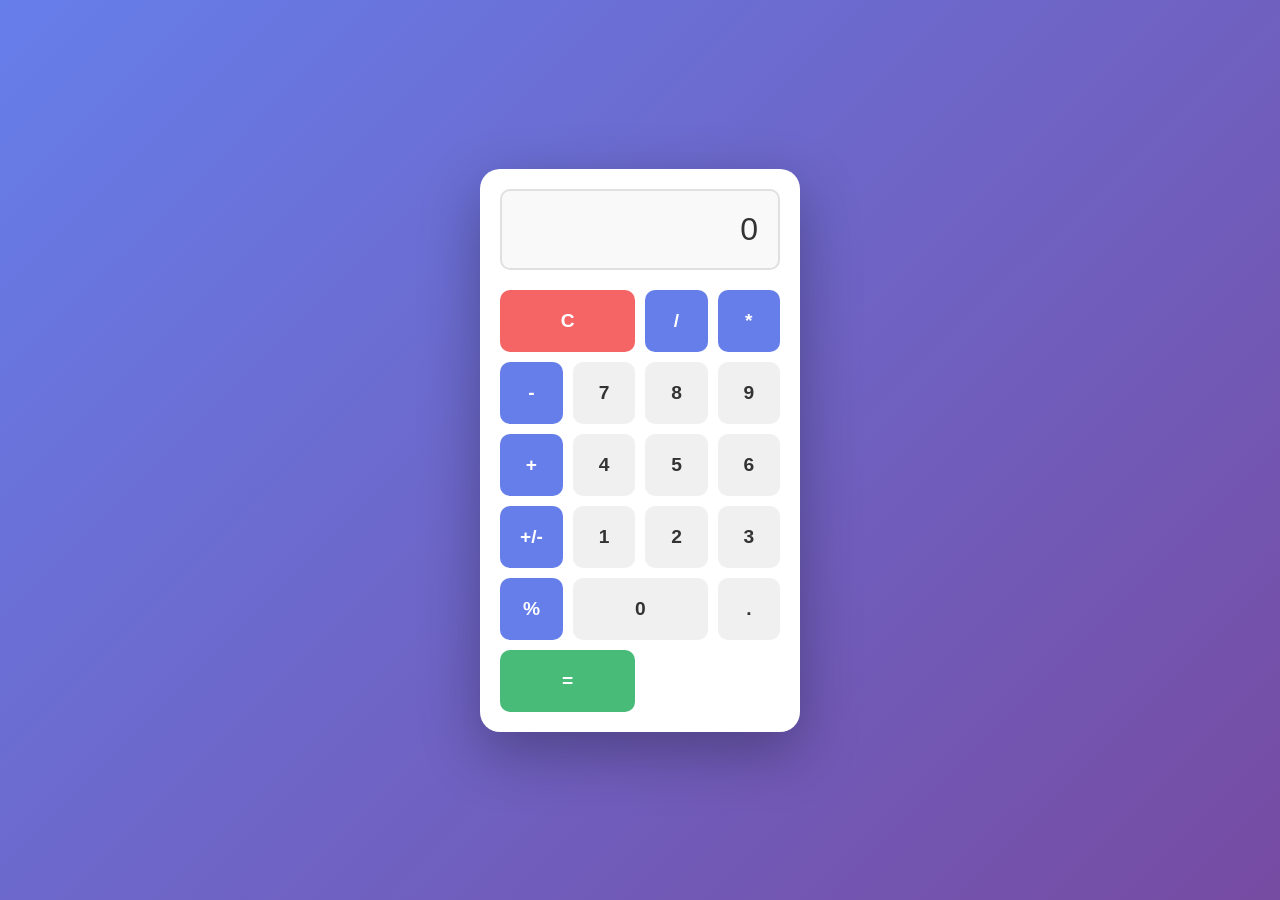
<file: index.html>
<!DOCTYPE html>
<html lang="en">
<head>
    <meta charset="UTF-8">
    <meta name="viewport" content="width=device-width, initial-scale=1.0">
    <title>Simple Calculator</title>
    <link rel="stylesheet" href="style.css">
</head>
<body>
    <div class="calculator">
        <div class="display">
            <input type="text" id="display" readonly placeholder="0">
        </div>
        <div class="buttons">
            <button class="btn clear" onclick="clearDisplay()">C</button>
            <button class="btn operator" onclick="appendOperator('/')">/</button>
            <button class="btn operator" onclick="appendOperator('*')">*</button>
            <button class="btn operator" onclick="appendOperator('-')">-</button>

            <button class="btn" onclick="appendNumber('7')">7</button>
            <button class="btn" onclick="appendNumber('8')">8</button>
            <button class="btn" onclick="appendNumber('9')">9</button>
            <button class="btn operator" onclick="appendOperator('+')">+</button>

            <button class="btn" onclick="appendNumber('4')">4</button>
            <button class="btn" onclick="appendNumber('5')">5</button>
            <button class="btn" onclick="appendNumber('6')">6</button>
            <button class="btn operator" onclick="toggleNegative()">+/-</button>

            <button class="btn" onclick="appendNumber('1')">1</button>
            <button class="btn" onclick="appendNumber('2')">2</button>
            <button class="btn" onclick="appendNumber('3')">3</button>
            <button class="btn operator" onclick="appendNumber('%')">%</button>

            <button class="btn zero" onclick="appendNumber('0')">0</button>
            <button class="btn" onclick="appendNumber('.')">.</button>
            <button class="btn equals" onclick="calculate()">=</button>
        </div>
    </div>

    <script src="script.js"></script>
</body>
</html>
</file>
<file: style.css>
* {
    margin: 0;
    padding: 0;
    box-sizing: border-box;
}

body {
    display: flex;
    justify-content: center;
    align-items: center;
    min-height: 100vh;
    background: linear-gradient(135deg, #667eea 0%, #764ba2 100%);
    font-family: 'Segoe UI', Tahoma, Geneva, Verdana, sans-serif;
}

.calculator {
    background: #fff;
    border-radius: 20px;
    box-shadow: 0 20px 60px rgba(0, 0, 0, 0.3);
    padding: 20px;
    width: 320px;
}

.display {
    margin-bottom: 20px;
}

#display {
    width: 100%;
    padding: 20px;
    font-size: 2em;
    text-align: right;
    border: 2px solid #e0e0e0;
    border-radius: 10px;
    background: #f9f9f9;
    color: #333;
    font-weight: 500;
}

#display:focus {
    outline: none;
    border-color: #667eea;
    background: #fff;
}

.buttons {
    display: grid;
    grid-template-columns: repeat(4, 1fr);
    gap: 10px;
}

.btn {
    padding: 20px;
    font-size: 1.2em;
    border: none;
    border-radius: 10px;
    cursor: pointer;
    background: #f0f0f0;
    color: #333;
    font-weight: 600;
    transition: all 0.3s ease;
}

.btn:hover {
    background: #e0e0e0;
    transform: translateY(-2px);
    box-shadow: 0 5px 15px rgba(0, 0, 0, 0.2);
}

.btn:active {
    transform: translateY(0);
}

.btn.operator {
    background: #667eea;
    color: #fff;
}

.btn.operator:hover {
    background: #5568d3;
}

.btn.equals {
    background: #48bb78;
    color: #fff;
    grid-column: span 2;
}

.btn.equals:hover {
    background: #38a169;
}

.btn.clear {
    background: #f56565;
    color: #fff;
    grid-column: span 2;
}

.btn.clear:hover {
    background: #e53e3e;
}

.btn.zero {
    grid-column: span 2;
}

/* Responsive design */
@media (max-width: 480px) {
    .calculator {
        width: 100%;
        max-width: 320px;
    }
}
</file>
